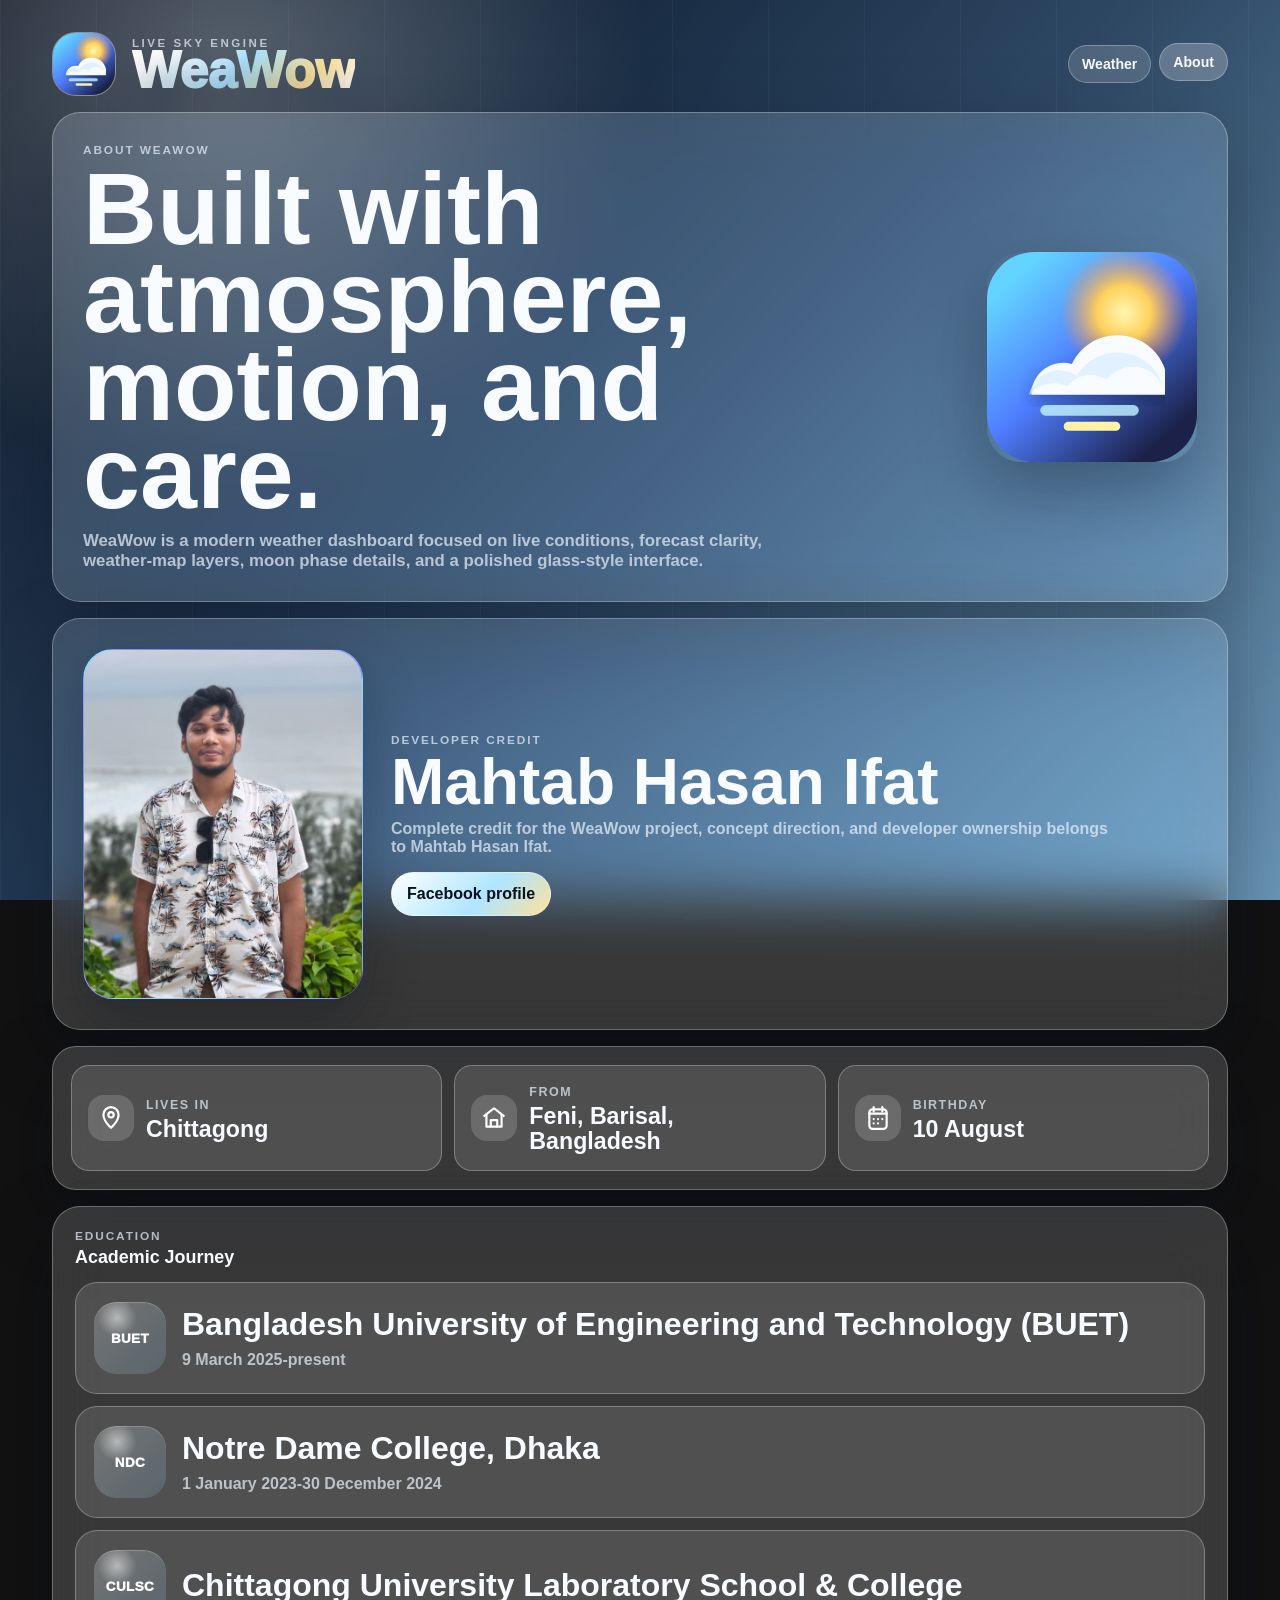
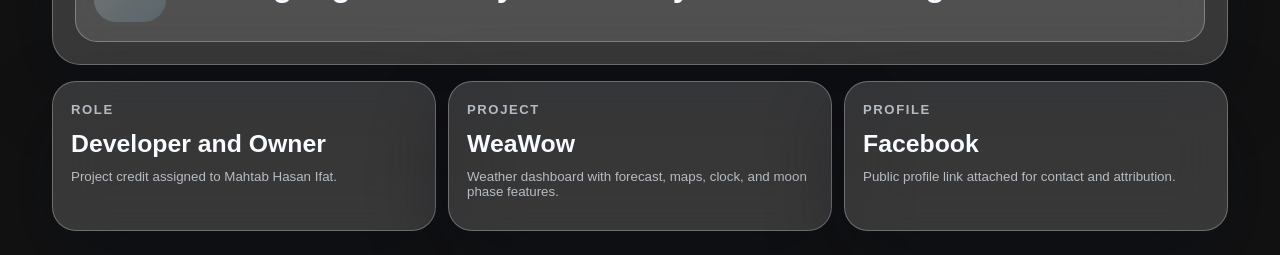
<file: about.html>
<!DOCTYPE html>
<html lang="en" data-theme="dark">
  <head>
    <meta charset="UTF-8" />
    <meta name="viewport" content="width=device-width, initial-scale=1.0, viewport-fit=cover" />
    <meta name="theme-color" content="#111827" />
    <title>About WeaWow | Developer Credit</title>
    <link rel="icon" href="app-icon.svg" type="image/svg+xml" />
    <link rel="manifest" href="manifest.json" />
    <link rel="stylesheet" href="style.css" />
  </head>
  <body>
    <div class="weather-effects" aria-hidden="true"></div>

    <div class="app-shell">
      <header class="topbar">
        <a class="brand" href="index.html" aria-label="WeaWow home">
          <span class="brand-mark" aria-hidden="true">
            <img src="app-icon.svg" alt="" />
          </span>
          <span>
            <span class="brand-kicker">Live Sky Engine</span>
            <strong>WeaWow</strong>
          </span>
        </a>

        <nav class="top-nav" aria-label="Primary navigation">
          <a href="index.html">Weather</a>
          <a href="about.html" aria-current="page">About</a>
        </nav>
      </header>

      <main class="about-page">
        <section class="about-hero glass">
          <div>
            <p class="eyebrow">About WeaWow</p>
            <h1>Built with atmosphere, motion, and care.</h1>
            <p>
              WeaWow is a modern weather dashboard focused on live conditions, forecast clarity,
              weather-map layers, moon phase details, and a polished glass-style interface.
            </p>
          </div>
          <img class="about-app-icon" src="app-icon.svg" alt="WeaWow app icon" />
        </section>

        <section id="developer-photo" class="developer-card glass">
          <a class="developer-avatar" href="#profile-photo-viewer" aria-label="Open Mahtab Hasan Ifat profile photo">
            <img
              src="profile-photo.jpeg"
              alt="Portrait of Mahtab Hasan Ifat"
              onerror="this.hidden=true; this.nextElementSibling.hidden=false"
            />
            <span hidden>MI</span>
          </a>
          <div class="developer-info">
            <p class="eyebrow">Developer Credit</p>
            <h2>Mahtab Hasan Ifat</h2>
            <p>
              Complete credit for the WeaWow project, concept direction, and developer ownership
              belongs to Mahtab Hasan Ifat.
            </p>
            <a class="profile-link" href="https://www.facebook.com/mahtab.hasan.ifat/" target="_blank" rel="noreferrer">
              Facebook profile
            </a>
          </div>
        </section>

        <section class="profile-details glass" aria-label="Developer personal details">
          <article>
            <span class="detail-icon" aria-hidden="true">
              <svg viewBox="0 0 24 24" role="img">
                <path d="M12 21s7-6.3 7-12a7 7 0 1 0-14 0c0 5.7 7 12 7 12Z" />
                <circle cx="12" cy="9" r="2.5" />
              </svg>
            </span>
            <div>
              <span>Lives in</span>
              <strong>Chittagong</strong>
            </div>
          </article>
          <article>
            <span class="detail-icon" aria-hidden="true">
              <svg viewBox="0 0 24 24" role="img">
                <path d="m3 10 9-7 9 7" />
                <path d="M5 9v11h14V9" />
                <path d="M9 20v-6h6v6" />
              </svg>
            </span>
            <div>
              <span>From</span>
              <strong>Feni, Barisal, Bangladesh</strong>
            </div>
          </article>
          <article>
            <span class="detail-icon" aria-hidden="true">
              <svg viewBox="0 0 24 24" role="img">
                <path d="M8 2v4" />
                <path d="M16 2v4" />
                <path d="M4 8h16" />
                <rect x="4" y="4" width="16" height="18" rx="3" />
                <path d="M8 13h.01" />
                <path d="M12 13h.01" />
                <path d="M16 13h.01" />
                <path d="M8 17h.01" />
                <path d="M12 17h.01" />
              </svg>
            </span>
            <div>
              <span>Birthday</span>
              <strong>10 August</strong>
            </div>
          </article>
        </section>

        <section class="education-card glass" aria-label="Education">
          <div class="section-heading">
            <div>
              <p class="eyebrow">Education</p>
              <h2>Academic Journey</h2>
            </div>
          </div>

          <div class="education-list">
            <article class="education-item">
              <span class="education-badge">BUET</span>
              <div>
                <h3>Bangladesh University of Engineering and Technology (BUET)</h3>
                <p>9 March 2025-present</p>
              </div>
            </article>
            <article class="education-item">
              <span class="education-badge">NDC</span>
              <div>
                <h3>Notre Dame College, Dhaka</h3>
                <p>1 January 2023-30 December 2024</p>
              </div>
            </article>
            <article class="education-item">
              <span class="education-badge">CULSC</span>
              <div>
                <h3>Chittagong University Laboratory School &amp; College</h3>
              </div>
            </article>
          </div>
        </section>

        <section class="credit-grid">
          <article class="credit-card glass">
            <span>Role</span>
            <strong>Developer and Owner</strong>
            <small>Project credit assigned to Mahtab Hasan Ifat.</small>
          </article>
          <article class="credit-card glass">
            <span>Project</span>
            <strong>WeaWow</strong>
            <small>Weather dashboard with forecast, maps, clock, and moon phase features.</small>
          </article>
          <article class="credit-card glass">
            <span>Profile</span>
            <strong>Facebook</strong>
            <small>Public profile link attached for contact and attribution.</small>
          </article>
        </section>
      </main>
    </div>

    <div id="profile-photo-viewer" class="photo-viewer" aria-label="Profile photo preview">
      <a class="photo-viewer-backdrop" href="#developer-photo" aria-label="Close profile photo preview"></a>
      <figure class="photo-viewer-frame">
        <img src="profile-photo.jpeg" alt="Portrait of Mahtab Hasan Ifat" />
        <figcaption>Mahtab Hasan Ifat</figcaption>
        <a class="photo-viewer-close" href="#developer-photo" aria-label="Close profile photo preview">Close</a>
      </figure>
    </div>
  </body>
</html>
</file>
<file: style.css>
:root {
  color-scheme: dark;
  --bg-a: #07111f;
  --bg-b: #27415e;
  --bg-c: #5f8fb1;
  --text: #f8fbff;
  --muted: rgba(232, 240, 249, 0.72);
  --soft: rgba(255, 255, 255, 0.12);
  --glass: rgba(255, 255, 255, 0.16);
  --glass-strong: rgba(255, 255, 255, 0.24);
  --border: rgba(255, 255, 255, 0.28);
  --shadow: 0 28px 80px rgba(3, 10, 24, 0.32);
  --accent: #8dd7ff;
  --accent-2: #f9d66d;
  --danger: #ff7a9a;
  --success: #74f7c5;
}

:root[data-theme="light"] {
  color-scheme: light;
  --bg-a: #cceeff;
  --bg-b: #6ea8d7;
  --bg-c: #f5c86a;
  --text: #0f172a;
  --muted: rgba(15, 23, 42, 0.66);
  --soft: rgba(255, 255, 255, 0.34);
  --glass: rgba(255, 255, 255, 0.42);
  --glass-strong: rgba(255, 255, 255, 0.72);
  --border: rgba(255, 255, 255, 0.54);
  --shadow: 0 26px 70px rgba(31, 59, 91, 0.18);
  --accent: #1f7acb;
  --accent-2: #f1a917;
}

* {
  box-sizing: border-box;
}

html {
  width: 100%;
  min-height: 100%;
  overflow-x: hidden;
  -webkit-text-size-adjust: 100%;
}

body {
  min-height: 100vh;
  min-height: 100dvh;
  margin: 0;
  color: var(--text);
  font-family: Inter, "SF Pro Display", "Segoe UI", Arial, sans-serif;
  background:
    radial-gradient(circle at 18% 8%, rgba(255, 255, 255, 0.28), transparent 26rem),
    linear-gradient(135deg, var(--bg-a), var(--bg-b) 52%, var(--bg-c));
  background-attachment: fixed;
  overflow-x: hidden;
  transition: color 250ms ease, background 700ms ease;
}

img,
svg,
canvas {
  max-width: 100%;
}

body::before {
  content: "";
  position: fixed;
  inset: 0;
  z-index: 0;
  pointer-events: none;
  background:
    linear-gradient(120deg, rgba(255, 255, 255, 0.06), transparent 34%, rgba(255, 255, 255, 0.08)),
    repeating-linear-gradient(90deg, rgba(255, 255, 255, 0.035) 0 1px, transparent 1px 96px);
  animation: auroraShift 14s ease-in-out infinite alternate;
}

button,
input {
  font: inherit;
}

button {
  color: inherit;
}

.app-shell {
  position: relative;
  z-index: 2;
  width: min(1220px, 100%);
  max-width: 100%;
  margin: 0 auto;
  padding: max(16px, env(safe-area-inset-top)) max(16px, env(safe-area-inset-right)) max(18px, env(safe-area-inset-bottom)) max(16px, env(safe-area-inset-left));
}

.topbar {
  display: flex;
  align-items: center;
  justify-content: space-between;
  gap: 12px;
  flex-wrap: wrap;
  padding: 10px 0 16px;
}

.brand {
  display: inline-flex;
  align-items: center;
  gap: 16px;
  min-width: 0;
  color: #fff;
  text-decoration: none;
}

.brand > span:last-child {
  min-width: 0;
}

.brand-mark,
.icon-button {
  display: grid;
  place-items: center;
  width: 46px;
  height: 46px;
  border-radius: 18px;
  border: 1px solid var(--border);
  background: var(--glass);
  box-shadow: inset 0 1px 0 rgba(255, 255, 255, 0.26);
  backdrop-filter: blur(22px);
  -webkit-backdrop-filter: blur(22px);
}

.brand-mark {
  width: 64px;
  height: 64px;
  border-radius: 24px;
  font-weight: 900;
  letter-spacing: 0;
  overflow: hidden;
  background: rgba(255, 255, 255, 0.18);
}

.brand-mark img {
  width: 100%;
  height: 100%;
  display: block;
}

.brand-kicker {
  display: block;
  color: var(--muted);
  font-size: 0.72rem;
  font-weight: 900;
  letter-spacing: 0.22em;
  text-transform: uppercase;
}

.brand strong {
  display: block;
  margin-top: 1px;
  font-size: clamp(1.9rem, 4vw, 3.45rem);
  font-weight: 950;
  line-height: 0.82;
  letter-spacing: 0;
  background: linear-gradient(135deg, #ffffff 12%, #aee5ff 48%, #ffe59c 78%, #ffffff);
  -webkit-background-clip: text;
  background-clip: text;
  color: transparent;
  text-shadow: 0 18px 34px rgba(6, 18, 40, 0.26);
}

.top-nav {
  display: flex;
  align-items: center;
  gap: 8px;
  margin-left: auto;
}

.top-nav a {
  padding: 10px 13px;
  border: 1px solid var(--border);
  border-radius: 999px;
  background: var(--glass);
  color: var(--text);
  font-size: 0.88rem;
  font-weight: 850;
  text-decoration: none;
  backdrop-filter: blur(18px);
  -webkit-backdrop-filter: blur(18px);
  transition: transform 180ms ease, background 180ms ease;
}

.top-nav a:hover,
.top-nav a[aria-current="page"] {
  transform: translateY(-2px);
  background: var(--glass-strong);
}

.icon-button {
  cursor: pointer;
  font-size: 1.1rem;
  transition: transform 180ms ease, background 180ms ease;
}

.icon-button:hover,
.ghost-button:hover,
.mode-btn:hover,
.chip:hover,
#search-button:hover {
  transform: translateY(-2px);
}

.live-clock {
  display: grid;
  gap: 2px;
  min-width: 156px;
  margin-left: 0;
  padding: 8px 12px;
  border-radius: 18px;
  text-align: right;
}

.clock-time {
  font-size: 1.18rem;
  font-weight: 900;
  line-height: 1;
}

.clock-date {
  color: var(--muted);
  font-size: 0.74rem;
  font-weight: 800;
}

.dashboard-shell,
.weather-dashboard {
  display: grid;
  gap: 16px;
  min-width: 0;
}

.glass {
  border: 1px solid var(--border);
  background: var(--glass);
  box-shadow: var(--shadow);
  backdrop-filter: blur(28px) saturate(140%);
  -webkit-backdrop-filter: blur(28px) saturate(140%);
}

.hero-panel,
.status-card,
.current-card,
.section-card,
.map-card {
  border-radius: 28px;
}

.hero-panel {
  display: grid;
  gap: 18px;
  padding: 20px;
  overflow: hidden;
}

.hero-copy h1 {
  max-width: 14ch;
  margin: 5px 0 0;
  color: #fff;
  font-size: clamp(2.4rem, 8vw, 6.4rem);
  line-height: 0.9;
  letter-spacing: 0;
}

.eyebrow {
  margin: 0;
  color: var(--muted);
  font-size: 0.74rem;
  font-weight: 800;
  letter-spacing: 0.16em;
  text-transform: uppercase;
}

.search-form {
  align-self: end;
}

.search-box {
  display: flex;
  align-items: center;
  gap: 10px;
  width: 100%;
  min-width: 0;
  padding: 6px;
  border: 1px solid var(--border);
  border-radius: 24px;
  background: rgba(255, 255, 255, 0.18);
}

.search-form {
  display: grid;
  gap: 8px;
}

.search-box input {
  min-width: 0;
  flex: 1 1 auto;
  border: 0;
  outline: 0;
  width: 100%;
  color: var(--text);
  background: transparent;
  padding: 12px 10px 12px 12px;
}

.search-box input::placeholder {
  color: var(--muted);
}

#search-button,
.clear-search,
.ghost-button,
.mode-btn,
.chip {
  border: 1px solid var(--border);
  cursor: pointer;
  white-space: nowrap;
  transition: transform 180ms ease, background 180ms ease, border-color 180ms ease;
}

#search-button {
  flex: 0 0 auto;
  border-radius: 18px;
  padding: 12px 17px;
  color: #08111f;
  font-weight: 800;
  background: linear-gradient(135deg, #ffffff, #aee5ff 50%, #ffe29a);
}

.clear-search {
  display: grid;
  flex: 0 0 auto;
  place-items: center;
  width: 34px;
  height: 34px;
  padding: 0;
  border-radius: 50%;
  background: rgba(255, 255, 255, 0.2);
  color: var(--text);
  font-size: 1rem;
  font-weight: 900;
  line-height: 1;
}

.clear-search[hidden] {
  display: none;
}

#search-button:disabled,
.clear-search:disabled,
.ghost-button:disabled {
  opacity: 0.66;
  cursor: wait;
}

.quick-row {
  display: flex;
  align-items: center;
  justify-content: space-between;
  gap: 12px;
  flex-wrap: wrap;
  min-width: 0;
}

.ghost-button,
.chip,
.mode-btn {
  border-radius: 999px;
  background: var(--glass-strong);
  color: var(--text);
}

.ghost-button {
  padding: 11px 14px;
}

.recent-searches {
  display: flex;
  align-items: center;
  gap: 8px;
  min-width: 0;
}

.recent-searches > span {
  color: var(--muted);
  font-size: 0.86rem;
  font-weight: 700;
}

.chip-list {
  display: flex;
  gap: 8px;
  max-width: 100%;
  overflow-x: auto;
  padding: 2px;
}

.chip {
  max-width: min(260px, 72vw);
  padding: 8px 11px;
  font-size: 0.86rem;
  overflow: hidden;
  text-overflow: ellipsis;
}

.empty-chip {
  color: var(--muted);
  font-size: 0.9rem;
}

.location-suggestions {
  display: none;
  max-height: 310px;
  overflow-y: auto;
  padding: 8px;
  border: 1px solid var(--border);
  border-radius: 20px;
  background: rgba(8, 18, 34, 0.7);
  backdrop-filter: blur(18px);
  box-shadow: 0 22px 60px rgba(3, 10, 24, 0.28);
}

.location-suggestions.visible {
  display: grid;
  gap: 6px;
}

.location-suggestion {
  display: grid;
  gap: 3px;
  width: 100%;
  min-height: 58px;
  padding: 10px 12px;
  border: 1px solid transparent;
  border-radius: 14px;
  background: transparent;
  color: var(--text);
  cursor: pointer;
  text-align: left;
  transition: background 180ms ease, border-color 180ms ease, transform 180ms ease;
}

.location-suggestion:hover,
.location-suggestion:focus-visible {
  border-color: rgba(255, 255, 255, 0.28);
  background: var(--soft);
  transform: translateY(-1px);
}

.location-suggestion span {
  font-weight: 900;
}

.location-suggestion small {
  color: var(--muted);
  font-weight: 700;
}

.status-card {
  padding: 14px 16px;
  color: #fff;
  font-weight: 700;
}

.status-card.error {
  border-color: rgba(255, 122, 154, 0.55);
  background: rgba(100, 18, 44, 0.32);
}

.status-card.success {
  border-color: rgba(116, 247, 197, 0.46);
  background: rgba(13, 91, 82, 0.26);
}

.safety-center {
  display: grid;
  gap: 16px;
  min-width: 0;
  padding: 18px;
  border-radius: 28px;
  scroll-margin-top: 18px;
}

.safety-heading,
.news-heading {
  margin-bottom: 0;
}

.safety-actions {
  display: flex;
  flex-wrap: wrap;
  justify-content: flex-end;
  gap: 8px;
  min-width: 0;
}

.safety-actions .ghost-button {
  padding: 9px 12px;
}

.safety-grid {
  display: grid;
  grid-template-columns: repeat(2, minmax(0, 1fr));
  gap: 12px;
}

.safety-card {
  min-height: 142px;
  padding: 16px;
  border: 1px solid var(--border);
  border-radius: 22px;
  background: var(--soft);
}

.safety-card strong {
  display: block;
  margin-top: 8px;
  color: #fff;
  font-size: clamp(1.25rem, 3vw, 2rem);
  line-height: 1.05;
}

.safety-card p {
  margin: 10px 0 0;
  color: var(--muted);
  font-weight: 750;
}

.safety-label {
  color: var(--muted);
  font-size: 0.76rem;
  font-weight: 900;
  letter-spacing: 0.12em;
  text-transform: uppercase;
}

.safety-card.warning {
  border-color: rgba(255, 214, 109, 0.52);
  background: rgba(117, 87, 20, 0.24);
}

.safety-card.danger {
  border-color: rgba(255, 122, 154, 0.56);
  background: rgba(100, 18, 44, 0.28);
}

.weather-news-panel {
  display: grid;
  gap: 12px;
  min-width: 0;
}

.weather-news-list {
  display: grid;
  grid-template-columns: repeat(3, minmax(0, 1fr));
  gap: 12px;
}

.news-card,
.news-empty {
  min-width: 0;
  border: 1px solid var(--border);
  border-radius: 20px;
  background: var(--soft);
  overflow: hidden;
}

.news-card {
  color: var(--text);
  text-decoration: none;
  transition: transform 180ms ease, background 180ms ease;
}

.news-card:hover {
  transform: translateY(-3px);
  background: var(--glass-strong);
}

.news-card img {
  width: 100%;
  aspect-ratio: 16 / 9;
  display: block;
  object-fit: cover;
  background: rgba(255, 255, 255, 0.14);
}

.news-visual {
  position: relative;
  display: block;
  width: 100%;
  aspect-ratio: 16 / 9;
  overflow: hidden;
  background: linear-gradient(135deg, rgba(141, 215, 255, 0.28), rgba(255, 214, 109, 0.22));
}

.news-visual::before,
.news-visual::after {
  content: "";
  position: absolute;
  inset: 18%;
  border-radius: 50%;
  filter: blur(10px);
}

.news-visual::before {
  background: rgba(255, 255, 255, 0.52);
  transform: translateX(-18%);
}

.news-visual::after {
  background: rgba(141, 215, 255, 0.5);
  transform: translate(18%, 12%);
}

.news-visual-storm {
  background: linear-gradient(135deg, #243449, #64748b 55%, #b9c8d8);
}

.news-visual-flood {
  background: linear-gradient(135deg, #123b5d, #2f80c4 55%, #8dd7ff);
}

.news-visual-fire {
  background: linear-gradient(135deg, #3b1020, #d45128 52%, #ffd66f);
}

.news-visual-volcano {
  background: linear-gradient(135deg, #1f1720, #8c2f39 52%, #f59e0b);
}

.news-card-body {
  display: grid;
  gap: 8px;
  padding: 12px;
}

.news-card strong {
  line-height: 1.16;
}

.news-card small,
.news-empty {
  color: var(--muted);
  font-weight: 750;
}

.news-empty {
  grid-column: 1 / -1;
  padding: 16px;
}

.current-card {
  position: relative;
  overflow: hidden;
  min-height: 290px;
  padding: 22px;
  color: #fff;
}

.current-card::after {
  content: "";
  position: absolute;
  right: -70px;
  bottom: -90px;
  width: 260px;
  height: 260px;
  border-radius: 50%;
  background: radial-gradient(circle, rgba(255, 255, 255, 0.33), transparent 64%);
}

.current-content {
  position: relative;
  z-index: 1;
  display: grid;
  gap: 26px;
  height: 100%;
  min-width: 0;
}

.current-top {
  display: flex;
  align-items: flex-start;
  justify-content: space-between;
  gap: 18px;
  min-width: 0;
}

.city-name {
  margin: 6px 0 3px;
  font-size: clamp(2rem, 6vw, 4.6rem);
  line-height: 0.95;
  letter-spacing: 0;
  overflow-wrap: anywhere;
}

.country,
.current-time,
.condition,
.metric-pill {
  color: rgba(255, 255, 255, 0.78);
}

.country,
.current-time,
.condition {
  margin: 0;
}

.weather-icon-large {
  font-size: clamp(3.2rem, 12vw, 6rem);
  filter: drop-shadow(0 18px 26px rgba(0, 0, 0, 0.24));
}

.temperature {
  margin: 0;
  font-size: clamp(3.4rem, 10vw, 8rem);
  font-weight: 850;
  line-height: 0.88;
  letter-spacing: 0;
}

.condition {
  margin-top: 8px;
  font-weight: 700;
}

.current-metrics {
  display: flex;
  flex-wrap: wrap;
  gap: 10px;
  align-self: end;
}

.metric-pill {
  padding: 10px 13px;
  border: 1px solid rgba(255, 255, 255, 0.22);
  border-radius: 999px;
  background: rgba(255, 255, 255, 0.13);
  font-weight: 700;
}

.forecast-grid {
  display: grid;
  gap: 16px;
  min-width: 0;
}

.section-card,
.map-card {
  min-width: 0;
  padding: 18px;
}

.section-heading {
  display: flex;
  align-items: center;
  justify-content: space-between;
  gap: 14px;
  margin-bottom: 14px;
  min-width: 0;
}

.section-heading h2 {
  margin: 4px 0 0;
  font-size: 1.12rem;
  letter-spacing: 0;
}

.hourly-list {
  display: grid;
  grid-auto-flow: column;
  grid-auto-columns: minmax(96px, 112px);
  gap: 10px;
  width: 100%;
  max-width: 100%;
  overflow-x: auto;
  overflow-y: hidden;
  padding-bottom: 5px;
  overscroll-behavior-x: contain;
  scroll-snap-type: x proximity;
  touch-action: pan-x;
  -webkit-overflow-scrolling: touch;
}

.moon-card {
  display: grid;
  grid-template-columns: minmax(0, 1fr) auto;
  gap: 18px;
  align-items: center;
  margin-top: 18px;
  min-height: 230px;
  padding: 20px;
  border: 1px solid var(--border);
  border-radius: 26px;
  background:
    radial-gradient(circle at 80% 22%, rgba(255, 255, 255, 0.16), transparent 16rem),
    linear-gradient(135deg, rgba(12, 18, 42, 0.62), rgba(80, 96, 155, 0.34));
  overflow: hidden;
}

.moon-copy h3 {
  margin: 8px 0 6px;
  font-size: clamp(2rem, 7vw, 4.3rem);
  line-height: 0.95;
}

.moon-copy p:not(.eyebrow) {
  margin: 0;
  color: rgba(255, 255, 255, 0.74);
  font-weight: 800;
}

.moon-stage {
  display: grid;
  gap: 14px;
  justify-items: center;
  min-width: 150px;
}

.moon-orbit {
  position: relative;
  display: grid;
  place-items: center;
  width: 132px;
  height: 132px;
  border: 1px solid rgba(255, 255, 255, 0.24);
  border-radius: 50%;
  background: rgba(255, 255, 255, 0.08);
  box-shadow: inset 0 0 34px rgba(255, 255, 255, 0.08), 0 26px 50px rgba(4, 9, 25, 0.34);
  overflow: hidden;
}

.moon-surface {
  position: absolute;
  inset: 10px;
  border-radius: 50%;
  background:
    radial-gradient(circle at 35% 30%, rgba(255, 255, 255, 0.95) 0 6px, transparent 7px),
    radial-gradient(circle at 62% 38%, rgba(178, 187, 205, 0.8) 0 9px, transparent 10px),
    radial-gradient(circle at 45% 68%, rgba(171, 181, 202, 0.72) 0 7px, transparent 8px),
    radial-gradient(circle at 70% 70%, rgba(237, 242, 250, 0.95) 0 5px, transparent 6px),
    radial-gradient(circle at 28% 56%, rgba(134, 145, 169, 0.58) 0 4px, transparent 5px),
    radial-gradient(circle at 44% 42%, #f7f8fb 0, #d7dbe4 45%, #9aa4b8 76%, #606b82 100%);
  box-shadow:
    inset -18px -20px 26px rgba(25, 31, 48, 0.38),
    inset 12px 10px 20px rgba(255, 255, 255, 0.38),
    0 0 38px rgba(230, 237, 255, 0.28);
}

.moon-surface::after {
  content: "";
  position: absolute;
  inset: -2px;
  border-radius: 50%;
  background: rgba(5, 8, 20, 0.78);
  mix-blend-mode: multiply;
}

.moon-new .moon-surface::after {
  transform: translateX(0);
}

.moon-waxing-crescent .moon-surface::after {
  transform: translateX(-34%);
  border-radius: 50% 0 0 50%;
}

.moon-first-quarter .moon-surface::after {
  transform: translateX(-50%);
  border-radius: 0;
}

.moon-waxing-gibbous .moon-surface::after {
  transform: translateX(-72%) scaleX(0.62);
}

.moon-full .moon-surface::after {
  opacity: 0.04;
}

.moon-waning-gibbous .moon-surface::after {
  transform: translateX(72%) scaleX(0.62);
}

.moon-last-quarter .moon-surface::after {
  transform: translateX(50%);
  border-radius: 0;
}

.moon-waning-crescent .moon-surface::after {
  transform: translateX(34%);
  border-radius: 0 50% 50% 0;
}

.moon-meter {
  width: 144px;
  height: 7px;
  border-radius: 999px;
  background: rgba(255, 255, 255, 0.18);
  overflow: hidden;
}

.moon-meter span {
  display: block;
  height: 100%;
  border-radius: inherit;
  background: linear-gradient(90deg, #8791af, #ffffff);
}

.moon-stats {
  grid-column: 1 / -1;
  display: grid;
  grid-template-columns: repeat(2, minmax(0, 1fr));
  gap: 10px;
}

.moon-stats span {
  display: grid;
  gap: 4px;
  min-height: 70px;
  padding: 12px;
  border: 1px solid rgba(255, 255, 255, 0.16);
  border-radius: 18px;
  background: rgba(255, 255, 255, 0.1);
  color: rgba(255, 255, 255, 0.7);
  font-size: 0.84rem;
  font-weight: 800;
}

.moon-stats strong {
  color: #fff;
  font-size: 1.35rem;
  line-height: 1;
}

.hourly-item,
.daily-item,
.detail-card {
  border: 1px solid var(--border);
  background: var(--soft);
  transition: transform 180ms ease, background 180ms ease;
}

.hourly-item:hover,
.daily-item:hover,
.detail-card:hover {
  transform: translateY(-3px);
  background: var(--glass-strong);
}

.hourly-item {
  display: grid;
  gap: 7px;
  min-height: 154px;
  padding: 12px 10px;
  border-radius: 20px;
  text-align: center;
  scroll-snap-align: start;
}

.hour {
  color: var(--muted);
  font-size: 0.84rem;
  font-weight: 800;
}

.hourly-icon,
.daily-icon {
  font-size: 1.7rem;
}

.hour-temp {
  font-size: 1.4rem;
  font-weight: 850;
}

.mini-stat {
  color: var(--muted);
  font-size: 0.8rem;
  font-weight: 700;
}

.daily-list {
  display: grid;
  gap: 10px;
}

.daily-item {
  display: grid;
  grid-template-columns: minmax(0, 1fr) auto minmax(86px, 160px);
  align-items: center;
  gap: 12px;
  min-height: 64px;
  padding: 10px 12px;
  border-radius: 20px;
}

.daily-main {
  display: flex;
  align-items: center;
  gap: 10px;
  min-width: 0;
}

.day {
  font-weight: 850;
}

.daily-condition {
  color: var(--muted);
  font-size: 0.82rem;
  overflow: hidden;
  text-overflow: ellipsis;
  white-space: nowrap;
}

.daily-temp {
  font-weight: 850;
  white-space: nowrap;
}

.range-track {
  height: 8px;
  border-radius: 999px;
  background: rgba(255, 255, 255, 0.18);
  overflow: hidden;
}

.range-fill {
  height: 100%;
  border-radius: inherit;
  background: linear-gradient(90deg, #8dd7ff, #f9d66d, #ff8b63);
}

.map-heading {
  align-items: flex-start;
}

.mode-buttons {
  display: flex;
  flex-wrap: wrap;
  justify-content: flex-end;
  gap: 8px;
  min-width: 0;
}

.mode-btn {
  max-width: 100%;
  padding: 9px 12px;
  font-weight: 800;
  line-height: 1.1;
}

.mode-btn.active {
  color: #07111f;
  border-color: rgba(255, 255, 255, 0.72);
  background: linear-gradient(135deg, #ffffff, #95dcff 58%, #ffe19b);
}

.map-wrap {
  position: relative;
  min-height: 340px;
  border: 1px solid var(--border);
  border-radius: 24px;
  overflow: hidden;
  background: rgba(255, 255, 255, 0.2);
}

.map {
  position: absolute;
  inset: 0;
  z-index: 1;
}

.map-canvas {
  position: absolute;
  inset: 0;
  z-index: 410;
  width: 100%;
  height: 100%;
  pointer-events: none;
  opacity: 0.76;
  mix-blend-mode: normal;
}

.map-overlay {
  position: absolute;
  inset: 0;
  z-index: 420;
  pointer-events: none;
  overflow: hidden;
}

.leaflet-control-container {
  color: #111827;
}

.weather-popup {
  min-width: 180px;
  color: #111827;
}

.weather-popup strong {
  display: block;
  margin-bottom: 6px;
  font-size: 1rem;
}

.weather-popup span {
  display: block;
  margin: 3px 0;
}

.overlay-label,
.wind-compass,
.pressure-card {
  position: absolute;
  z-index: 2;
  border: 1px solid rgba(255, 255, 255, 0.42);
  background: rgba(6, 15, 30, 0.62);
  color: #fff;
  box-shadow: 0 18px 40px rgba(0, 0, 0, 0.2);
  backdrop-filter: blur(16px);
  -webkit-backdrop-filter: blur(16px);
}

.overlay-label {
  left: 14px;
  top: 14px;
  max-width: min(280px, calc(100% - 28px));
  padding: 10px 12px;
  border-radius: 16px;
  font-size: 0.9rem;
  font-weight: 800;
}

.map-legend {
  position: absolute;
  left: 14px;
  bottom: 14px;
  z-index: 2;
  display: flex;
  align-items: center;
  gap: 8px;
  width: min(300px, calc(100% - 28px));
  padding: 9px 10px;
  border: 1px solid rgba(255, 255, 255, 0.42);
  border-radius: 16px;
  background: rgba(6, 15, 30, 0.62);
  color: #fff;
  box-shadow: 0 18px 40px rgba(0, 0, 0, 0.2);
  backdrop-filter: blur(16px);
  -webkit-backdrop-filter: blur(16px);
}

.legend-ramp {
  flex: 1 1 auto;
  height: 9px;
  border-radius: 999px;
  background: linear-gradient(90deg, #4cc9f0, #7ee081, #ffe066, #ff8c42, #e63946);
}

.legend-text {
  flex: 0 0 auto;
  font-size: 0.72rem;
  font-weight: 900;
}

.wind-compass {
  right: 14px;
  top: 14px;
  display: grid;
  place-items: center;
  width: 82px;
  height: 82px;
  border-radius: 50%;
}

.wind-compass::before {
  content: "N";
  position: absolute;
  top: 7px;
  font-size: 0.68rem;
  opacity: 0.78;
}

.compass-arrow {
  width: 5px;
  height: 32px;
  border-radius: 999px;
  background: linear-gradient(#fff, #8dd7ff);
  transform-origin: 50% 78%;
}

.compass-value {
  position: absolute;
  bottom: 10px;
  font-size: 0.72rem;
  font-weight: 900;
}

.wind-particle {
  position: absolute;
  width: 46px;
  height: 3px;
  border-radius: 999px;
  background: linear-gradient(90deg, transparent, rgba(255, 255, 255, 0.95));
  filter: drop-shadow(0 0 8px rgba(141, 215, 255, 0.65));
  animation: windMove 2.2s linear infinite;
}

.wind-flow {
  position: absolute;
  z-index: 2;
  width: clamp(54px, 7vw, 96px);
  height: 3px;
  border-radius: 999px;
  background: linear-gradient(90deg, transparent, rgba(235, 250, 255, 0.92), transparent);
  filter: drop-shadow(0 0 7px rgba(141, 215, 255, 0.44));
  transform: translate(-50%, -50%) rotate(var(--wind-rotation));
  animation: windFlow var(--wind-duration, 2s) linear infinite;
}

.thermal-overlay {
  position: absolute;
  border-radius: 50%;
  transform: translate(-50%, -50%);
  filter: blur(2px);
  animation: thermalPulse 3.4s ease-in-out infinite;
}

.rain-wash {
  position: absolute;
  inset: 0;
  background: rgba(46, 134, 255, 0.22);
}

.rain-line {
  position: absolute;
  width: 2px;
  height: 42px;
  border-radius: 999px;
  background: linear-gradient(180deg, transparent, rgba(184, 225, 255, 0.92));
  animation: mapRain 700ms linear infinite;
}

.cloud-puff {
  position: absolute;
  width: 150px;
  height: 58px;
  border-radius: 999px;
  background:
    radial-gradient(circle at 26% 45%, rgba(255, 255, 255, 0.55) 0 28%, transparent 29%),
    radial-gradient(circle at 52% 34%, rgba(255, 255, 255, 0.48) 0 34%, transparent 35%),
    radial-gradient(circle at 74% 50%, rgba(255, 255, 255, 0.42) 0 25%, transparent 26%),
    rgba(210, 220, 232, 0.26);
  filter: blur(1px);
  animation: cloudFloat 12s linear infinite;
}

.pressure-ring {
  position: absolute;
  border: 2px solid rgba(255, 255, 255, 0.68);
  border-radius: 50%;
  transform: translate(-50%, -50%);
  animation: pressurePulse 2.4s ease-out infinite;
}
/* ifat */
.pressure-card {
  right: 14px;
  bottom: 14px;
  padding: 12px;
  border-radius: 18px;
  font-weight: 800;
}

.pressure-card small {
  display: block;
  margin-top: 3px;
  color: rgba(255, 255, 255, 0.76);
}

.details-grid {
  display: grid;
  grid-template-columns: repeat(2, minmax(0, 1fr));
  gap: 12px;
}

.about-page {
  display: grid;
  gap: 16px;
  min-width: 0;
}

.about-hero,
.developer-card {
  border-radius: 28px;
  overflow: hidden;
}

.about-hero {
  display: grid;
  grid-template-columns: minmax(0, 1fr) auto;
  align-items: center;
  gap: 22px;
  padding: 30px;
}

.about-hero h1 {
  max-width: 12ch;
  margin: 8px 0 14px;
  font-size: clamp(2.6rem, 8vw, 7rem);
  line-height: 0.86;
}

.about-hero p:not(.eyebrow) {
  max-width: 680px;
  margin: 0;
  color: var(--muted);
  font-size: 1.05rem;
  font-weight: 750;
}

.about-app-icon {
  width: clamp(120px, 18vw, 210px);
  border-radius: 34px;
  box-shadow: 0 30px 70px rgba(4, 10, 25, 0.32);
}

.developer-card {
  display: grid;
  grid-template-columns: auto minmax(0, 1fr);
  align-items: center;
  gap: 28px;
  padding: 30px;
}

.developer-avatar {
  display: grid;
  place-items: center;
  width: clamp(190px, 22vw, 280px);
  aspect-ratio: 4 / 5;
  border: 1px solid rgba(255, 255, 255, 0.28);
  border-radius: 30px;
  background:
    radial-gradient(circle at 32% 24%, rgba(255, 255, 255, 0.56), transparent 28%),
    linear-gradient(135deg, #63d4ff, #5d69ff 58%, #121935);
  box-shadow: inset 0 1px 0 rgba(255, 255, 255, 0.28), 0 24px 54px rgba(3, 10, 24, 0.26);
  overflow: hidden;
  text-decoration: none;
  cursor: zoom-in;
  transition: transform 180ms ease, box-shadow 180ms ease, border-color 180ms ease;
}

.developer-avatar:hover,
.developer-avatar:focus-visible {
  border-color: rgba(255, 255, 255, 0.48);
  box-shadow: inset 0 1px 0 rgba(255, 255, 255, 0.32), 0 34px 80px rgba(3, 10, 24, 0.36);
  transform: translateY(-3px);
}

.developer-avatar:focus-visible {
  outline: 3px solid rgba(141, 215, 255, 0.72);
  outline-offset: 4px;
}

.developer-avatar img {
  width: 100%;
  height: 100%;
  border-radius: inherit;
  object-fit: cover;
}

.developer-avatar span {
  color: #fff;
  font-size: 2.5rem;
  font-weight: 950;
}

.developer-info h2 {
  margin: 6px 0 8px;
  font-size: clamp(2rem, 5vw, 4.8rem);
  line-height: 0.92;
  overflow-wrap: anywhere;
}

.developer-info p:not(.eyebrow) {
  max-width: 720px;
  margin: 0 0 16px;
  color: var(--muted);
  font-weight: 760;
}

.photo-viewer {
  position: fixed;
  inset: 0;
  z-index: 20;
  display: grid;
  place-items: center;
  padding: max(18px, env(safe-area-inset-top)) max(18px, env(safe-area-inset-right)) max(18px, env(safe-area-inset-bottom)) max(18px, env(safe-area-inset-left));
  opacity: 0;
  pointer-events: none;
  transition: opacity 180ms ease;
}

.photo-viewer:target {
  opacity: 1;
  pointer-events: auto;
}

.photo-viewer-backdrop {
  position: absolute;
  inset: 0;
  background: rgba(3, 8, 18, 0.78);
  backdrop-filter: blur(18px);
}

.photo-viewer-frame {
  position: relative;
  z-index: 1;
  display: grid;
  gap: 12px;
  width: min(680px, 94vw);
  max-height: 92dvh;
  margin: 0;
  padding: 14px;
  border: 1px solid var(--border);
  border-radius: 28px;
  background: rgba(255, 255, 255, 0.14);
  box-shadow: 0 36px 100px rgba(0, 0, 0, 0.44);
}

.photo-viewer-frame img {
  width: 100%;
  max-height: calc(92dvh - 92px);
  border-radius: 20px;
  object-fit: contain;
}

.photo-viewer-frame figcaption {
  color: #fff;
  font-weight: 900;
}

.photo-viewer-close {
  position: absolute;
  top: 18px;
  right: 18px;
  display: inline-flex;
  align-items: center;
  justify-content: center;
  min-height: 40px;
  padding: 9px 13px;
  border: 1px solid rgba(255, 255, 255, 0.34);
  border-radius: 999px;
  background: rgba(4, 9, 22, 0.62);
  color: #fff;
  font-size: 0.86rem;
  font-weight: 900;
  text-decoration: none;
}

.profile-link {
  display: inline-flex;
  align-items: center;
  justify-content: center;
  min-height: 44px;
  padding: 11px 15px;
  border: 1px solid var(--border);
  border-radius: 999px;
  background: linear-gradient(135deg, #ffffff, #aee5ff 58%, #ffe19b);
  color: #07111f;
  font-weight: 900;
  text-decoration: none;
}

.profile-details {
  display: grid;
  grid-template-columns: repeat(3, minmax(0, 1fr));
  gap: 12px;
  padding: 18px;
  border-radius: 24px;
}

.profile-details article {
  display: grid;
  grid-template-columns: auto minmax(0, 1fr);
  align-items: center;
  gap: 12px;
  min-height: 96px;
  padding: 16px;
  border: 1px solid var(--border);
  border-radius: 18px;
  background: var(--soft);
}

.detail-icon {
  display: grid;
  place-items: center;
  width: 46px;
  height: 46px;
  border-radius: 16px;
  background: rgba(255, 255, 255, 0.16);
  color: #fff;
  font-size: 1.65rem;
  font-weight: 900;
}

.detail-icon svg {
  width: 26px;
  height: 26px;
  fill: none;
  stroke: currentColor;
  stroke-linecap: round;
  stroke-linejoin: round;
  stroke-width: 2;
}

.profile-details span:not(.detail-icon) {
  color: var(--muted);
  font-size: 0.78rem;
  font-weight: 900;
  letter-spacing: 0.12em;
  text-transform: uppercase;
}

.profile-details strong {
  display: block;
  margin-top: 4px;
  font-size: clamp(1.05rem, 3vw, 1.45rem);
  line-height: 1.08;
}

.education-card {
  padding: 22px;
  border-radius: 28px;
}

.education-list {
  display: grid;
  gap: 12px;
}

.education-item {
  display: grid;
  grid-template-columns: auto minmax(0, 1fr);
  align-items: center;
  gap: 16px;
  min-height: 112px;
  padding: 18px;
  border: 1px solid var(--border);
  border-radius: 22px;
  background: var(--soft);
}

.education-badge {
  display: grid;
  place-items: center;
  width: 72px;
  height: 72px;
  border-radius: 22px;
  background:
    radial-gradient(circle at 32% 22%, rgba(255, 255, 255, 0.5), transparent 26%),
    linear-gradient(135deg, rgba(255, 255, 255, 0.22), rgba(141, 215, 255, 0.16));
  color: #fff;
  font-size: 0.84rem;
  font-weight: 950;
  letter-spacing: 0.03em;
  text-align: center;
  box-shadow: inset 0 1px 0 rgba(255, 255, 255, 0.22);
}

.education-item h3 {
  margin: 0;
  font-size: clamp(1.18rem, 3.5vw, 2rem);
  line-height: 1.12;
}

.education-item p {
  margin: 8px 0 0;
  color: var(--muted);
  font-size: 1rem;
  font-weight: 760;
}

.credit-grid {
  display: grid;
  grid-template-columns: repeat(3, minmax(0, 1fr));
  gap: 12px;
}

.credit-card {
  min-height: 150px;
  padding: 18px;
  border-radius: 24px;
}

.credit-card span {
  color: var(--muted);
  font-size: 0.82rem;
  font-weight: 900;
  text-transform: uppercase;
  letter-spacing: 0.12em;
}

.credit-card strong {
  display: block;
  margin-top: 14px;
  font-size: 1.55rem;
  line-height: 1;
}

.credit-card small {
  display: block;
  margin-top: 12px;
  color: var(--muted);
}

.detail-card {
  min-height: 116px;
  padding: 15px;
  border-radius: 22px;
}

.detail-card span {
  display: block;
  color: var(--muted);
  font-size: 0.86rem;
  font-weight: 800;
}

.detail-card strong {
  display: block;
  margin-top: 12px;
  font-size: clamp(1.35rem, 6vw, 2rem);
  line-height: 1;
}

.detail-card small {
  display: block;
  margin-top: 8px;
  color: var(--muted);
}

.weather-effects {
  position: fixed;
  inset: 0;
  z-index: 1;
  pointer-events: none;
  overflow: hidden;
}

.sun-glow {
  position: absolute;
  top: 8%;
  right: 8%;
  width: 260px;
  height: 260px;
  border-radius: 50%;
  background: radial-gradient(circle, rgba(255, 223, 106, 0.95), rgba(255, 194, 87, 0.28) 34%, transparent 68%);
  animation: sunPulse 4s ease-in-out infinite;
}

.sun-glow-soft {
  opacity: 0.72;
  filter: blur(1px);
}

.sun-glow-muted {
  opacity: 0.34;
  filter: blur(8px) saturate(0.8);
}

.star {
  position: absolute;
  width: 2px;
  height: 2px;
  border-radius: 50%;
  background: #fff;
  animation: twinkle 2s ease-in-out infinite;
}

.cloud-float,
.fog-layer {
  position: absolute;
  pointer-events: none;
}

.cloud-float {
  width: 210px;
  height: 78px;
  border-radius: 999px;
  background:
    radial-gradient(circle at 24% 52%, rgba(255, 255, 255, 0.32) 0 28%, transparent 29%),
    radial-gradient(circle at 50% 34%, rgba(255, 255, 255, 0.26) 0 34%, transparent 35%),
    radial-gradient(circle at 76% 52%, rgba(255, 255, 255, 0.24) 0 26%, transparent 27%),
    rgba(255, 255, 255, 0.16);
  filter: blur(2px);
  animation: cloudFloat 18s linear infinite;
}

.cloud-float-light {
  width: 180px;
  height: 64px;
  opacity: 0.58;
}

.cloud-float-heavy {
  width: 300px;
  height: 104px;
  opacity: 0.78;
  filter: blur(4px);
  background:
    radial-gradient(circle at 22% 54%, rgba(238, 244, 250, 0.42) 0 28%, transparent 29%),
    radial-gradient(circle at 50% 36%, rgba(226, 234, 242, 0.38) 0 36%, transparent 37%),
    radial-gradient(circle at 78% 54%, rgba(215, 225, 236, 0.36) 0 28%, transparent 29%),
    rgba(165, 178, 194, 0.24);
}

.cloud-float-wet {
  opacity: 0.72;
  filter: blur(3px) saturate(0.84);
  background:
    radial-gradient(circle at 24% 52%, rgba(210, 224, 238, 0.42) 0 28%, transparent 29%),
    radial-gradient(circle at 52% 34%, rgba(196, 213, 230, 0.4) 0 34%, transparent 35%),
    radial-gradient(circle at 76% 52%, rgba(177, 198, 219, 0.34) 0 26%, transparent 27%),
    rgba(77, 102, 129, 0.24);
}

.cloud-haze,
.drizzle-mist,
.storm-shelf {
  position: absolute;
  inset: 0;
  pointer-events: none;
}

.cloud-haze {
  background:
    linear-gradient(180deg, rgba(225, 234, 242, 0.2), transparent 56%),
    repeating-linear-gradient(100deg, rgba(255, 255, 255, 0.05) 0 120px, transparent 120px 240px);
}

.drizzle-mist {
  background: radial-gradient(circle at 50% 18%, rgba(205, 225, 240, 0.28), transparent 56%);
  filter: blur(10px);
}

.storm-shelf {
  background:
    linear-gradient(180deg, rgba(4, 9, 22, 0.42), transparent 48%),
    radial-gradient(circle at 70% 12%, rgba(142, 159, 183, 0.22), transparent 34%);
}

.drizzle-drop {
  position: absolute;
  width: 1px;
  height: 13px;
  border-radius: 999px;
  background: rgba(226, 241, 255, 0.58);
  animation: drizzleFall 2.6s linear infinite;
}

.rain-drop {
  position: absolute;
  width: 2px;
  height: 28px;
  border-radius: 999px;
  background: linear-gradient(180deg, transparent, rgba(255, 255, 255, 0.86));
  animation: pageRain 850ms linear infinite;
}

.rain-drop-light {
  width: 1px;
  height: 20px;
  opacity: 0.64;
}

.rain-drop-heavy {
  width: 2px;
  height: 36px;
  opacity: 0.96;
  animation-duration: 560ms;
}

.snow-flake {
  position: absolute;
  width: 7px;
  height: 7px;
  border-radius: 50%;
  background: rgba(255, 255, 255, 0.92);
  animation: snowFall 4s linear infinite;
}

.lightning {
  position: absolute;
  inset: 0;
  background: rgba(255, 255, 255, 0.82);
  animation: lightningFlash 3.5s steps(1, end) infinite;
  opacity: 0;
}

.fog-layer {
  inset: 18% -20%;
  background: repeating-linear-gradient(90deg, rgba(255, 255, 255, 0.13) 0 90px, transparent 90px 180px);
  filter: blur(14px);
  animation: fogMove 20s linear infinite;
}

.skeleton-card {
  display: grid;
  gap: 12px;
}

.skeleton-block {
  height: 18px;
  border-radius: 999px;
  background: linear-gradient(90deg, rgba(255, 255, 255, 0.12), rgba(255, 255, 255, 0.36), rgba(255, 255, 255, 0.12));
  background-size: 220% 100%;
  animation: shimmer 1.1s linear infinite;
}

.hidden {
  display: none;
}

.sr-only {
  position: absolute;
  width: 1px;
  height: 1px;
  padding: 0;
  margin: -1px;
  overflow: hidden;
  clip: rect(0, 0, 0, 0);
  white-space: nowrap;
  border: 0;
}

@keyframes auroraShift {
  from { opacity: 0.65; transform: translateX(-2%); }
  to { opacity: 1; transform: translateX(2%); }
}

@keyframes shimmer {
  from { background-position: 220% 0; }
  to { background-position: -220% 0; }
}

@keyframes fadeSlide {
  from { opacity: 0; transform: translateY(14px); }
  to { opacity: 1; transform: translateY(0); }
}

@keyframes windMove {
  from { opacity: 0; transform: translateX(-34px) scaleX(0.45); }
  20% { opacity: 1; }
  to { opacity: 0; transform: translateX(76px) scaleX(1); }
}

@keyframes windFlow {
  from {
    transform: translate(-42px, -50%) rotate(var(--wind-rotation)) scaleX(0.35);
    opacity: 0;
  }
  18% {
    opacity: 0.76;
  }
  to {
    transform: translate(62px, -50%) rotate(var(--wind-rotation)) scaleX(1);
    opacity: 0;
  }
}

@keyframes thermalPulse {
  0%, 100% { opacity: 0.62; transform: translate(-50%, -50%) scale(0.92); }
  50% { opacity: 0.92; transform: translate(-50%, -50%) scale(1.08); }
}

@keyframes mapRain {
  from { opacity: 0; transform: translateY(-60px) rotate(12deg); }
  20% { opacity: 1; }
  to { opacity: 0; transform: translateY(420px) rotate(12deg); }
}

@keyframes pageRain {
  from { opacity: 0; transform: translateY(-10vh); }
  15% { opacity: 1; }
  to { opacity: 0; transform: translateY(110vh); }
}

@keyframes drizzleFall {
  from { opacity: 0; transform: translate3d(-8px, -4vh, 0); }
  24% { opacity: 0.72; }
  to { opacity: 0; transform: translate3d(8px, 104vh, 0); }
}

@keyframes cloudFloat {
  from { transform: translateX(-28vw); }
  to { transform: translateX(128vw); }
}

@keyframes pressurePulse {
  from { opacity: 0.8; transform: translate(-50%, -50%) scale(0.65); }
  to { opacity: 0; transform: translate(-50%, -50%) scale(1.45); }
}

@keyframes sunPulse {
  0%, 100% { opacity: 0.66; transform: scale(0.95); }
  50% { opacity: 1; transform: scale(1.06); }
}

@keyframes twinkle {
  0%, 100% { opacity: 0.35; transform: scale(0.8); }
  50% { opacity: 1; transform: scale(1.25); }
}

@keyframes snowFall {
  from { opacity: 0; transform: translate3d(0, -10vh, 0); }
  20% { opacity: 1; }
  to { opacity: 0.2; transform: translate3d(28px, 110vh, 0); }
}

@keyframes lightningFlash {
  0%, 89%, 100% { opacity: 0; }
  90%, 92% { opacity: 0.72; }
  94% { opacity: 0.22; }
}

@keyframes fogMove {
  from { transform: translateX(-12%); }
  to { transform: translateX(12%); }
}

@media (min-width: 760px) {
  .app-shell {
    padding: max(22px, env(safe-area-inset-top)) max(22px, env(safe-area-inset-right)) max(24px, env(safe-area-inset-bottom)) max(22px, env(safe-area-inset-left));
  }

  .hero-panel {
    grid-template-columns: minmax(0, 1fr) minmax(300px, 0.76fr);
    align-items: end;
    padding: 28px;
  }

  .quick-row {
    grid-column: 1 / -1;
  }

  .current-card {
    min-height: 360px;
    padding: 30px;
  }

  .details-grid {
    grid-template-columns: repeat(3, minmax(0, 1fr));
  }
}

@media (min-width: 960px) {
  .forecast-grid {
    grid-template-columns: minmax(0, 1.12fr) minmax(300px, 0.88fr);
  }

  .map-wrap {
    min-height: 460px;
  }
}

@media (min-width: 1080px) {
  .details-grid {
    grid-template-columns: repeat(5, minmax(0, 1fr));
  }
}

@media (max-width: 720px) {
  body {
    background-attachment: scroll;
  }

  .topbar {
    align-items: stretch;
  }

  .brand {
    flex: 1 1 calc(100% - 66px);
    gap: 12px;
  }

  .brand-mark {
    width: 54px;
    height: 54px;
    border-radius: 20px;
  }

  .brand strong {
    font-size: 2rem;
  }

  .brand-kicker {
    font-size: 0.62rem;
  }

  .top-nav {
    order: 2;
    margin-left: 0;
    width: 100%;
  }

  .top-nav a {
    flex: 1 1 auto;
    text-align: center;
  }

  .live-clock {
    order: 3;
    width: 100%;
    text-align: left;
  }

  .hero-copy h1 {
    font-size: clamp(2.6rem, 13vw, 4.3rem);
  }

  .search-box {
    display: grid;
    grid-template-columns: minmax(0, 1fr) auto;
    border-radius: 22px;
  }

  .search-box input {
    grid-column: 1;
    grid-row: 1;
  }

  .clear-search {
    grid-column: 2;
    grid-row: 1;
  }

  #search-button {
    grid-column: 1 / -1;
  }

  #search-button,
  .ghost-button {
    width: 100%;
  }

  .recent-searches {
    width: 100%;
    align-items: flex-start;
    flex-direction: column;
  }

  .chip-list {
    width: 100%;
  }

  .current-top {
    display: grid;
  }

  .temperature {
    font-size: clamp(3.7rem, 18vw, 6.4rem);
  }

  .map-heading {
    display: grid;
  }

  .safety-heading {
    display: grid;
  }

  .safety-actions {
    justify-content: flex-start;
  }

  .safety-actions .ghost-button {
    flex: 1 1 160px;
  }

  .safety-grid,
  .weather-news-list {
    grid-template-columns: 1fr;
  }

  .mode-buttons {
    justify-content: flex-start;
    overflow-x: auto;
    flex-wrap: nowrap;
    padding-bottom: 4px;
  }

  .mode-btn {
    flex: 0 0 auto;
  }

  .moon-card {
    grid-template-columns: 1fr;
    min-height: 0;
  }

  .moon-stage {
    justify-items: start;
    min-width: 0;
  }

  .moon-stats {
    grid-template-columns: 1fr;
  }

  .about-hero,
  .developer-card {
    grid-template-columns: 1fr;
  }

  .developer-avatar {
    width: min(260px, 100%);
    aspect-ratio: 4 / 5;
  }

  .credit-grid {
    grid-template-columns: 1fr;
  }

  .profile-details {
    grid-template-columns: 1fr;
  }

  .daily-item {
    grid-template-columns: minmax(0, 1fr) auto;
  }

  .range-track {
    grid-column: 1 / -1;
  }

  .map-wrap {
    min-height: min(360px, 72dvh);
  }
}

@media (max-width: 540px) {
  .section-card,
  .map-card {
    padding: 14px;
  }

  .details-grid {
    grid-template-columns: 1fr;
  }

  .daily-item {
    grid-template-columns: minmax(0, 1fr) auto;
  }

  .range-track {
    grid-column: 1 / -1;
  }

  .about-hero h1 {
    font-size: clamp(2.5rem, 12vw, 4.2rem);
  }
}

@media (max-width: 440px) {
  .app-shell {
    padding: max(12px, env(safe-area-inset-top)) max(12px, env(safe-area-inset-right)) max(14px, env(safe-area-inset-bottom)) max(12px, env(safe-area-inset-left));
  }

  .topbar {
    gap: 10px;
  }

  .brand {
    flex-basis: 100%;
  }

  .icon-button {
    order: 2;
    width: 44px;
    height: 44px;
    border-radius: 16px;
  }

  .top-nav {
    width: auto;
  }

  .brand strong {
    font-size: clamp(1.75rem, 9vw, 2rem);
  }

  .brand-kicker {
    letter-spacing: 0.14em;
  }

  .hero-panel,
  .status-card,
  .current-card,
  .section-card,
  .map-card {
    border-radius: 22px;
  }

  .about-hero,
  .developer-card,
  .education-card {
    border-radius: 22px;
    padding: 20px;
  }

  .profile-details {
    padding: 14px;
    border-radius: 22px;
  }

  .education-item {
    grid-template-columns: 1fr;
    justify-items: start;
  }

  .education-badge {
    width: 64px;
    height: 64px;
    border-radius: 18px;
  }

  .map-wrap {
    min-height: min(330px, 68dvh);
    border-radius: 20px;
  }
}

@media (max-width: 360px) {
  .app-shell {
    padding-left: max(10px, env(safe-area-inset-left));
    padding-right: max(10px, env(safe-area-inset-right));
  }

  .hero-panel,
  .current-card,
  .section-card,
  .map-card {
    padding: 12px;
  }

  .brand-mark {
    width: 48px;
    height: 48px;
  }

  .hero-copy h1 {
    font-size: clamp(2.25rem, 12vw, 3.25rem);
  }

  .city-name {
    font-size: clamp(1.85rem, 12vw, 2.8rem);
  }

  .temperature {
    font-size: clamp(3.2rem, 18vw, 4.8rem);
  }

  .mode-btn,
  .chip {
    font-size: 0.8rem;
  }
}
</file>
